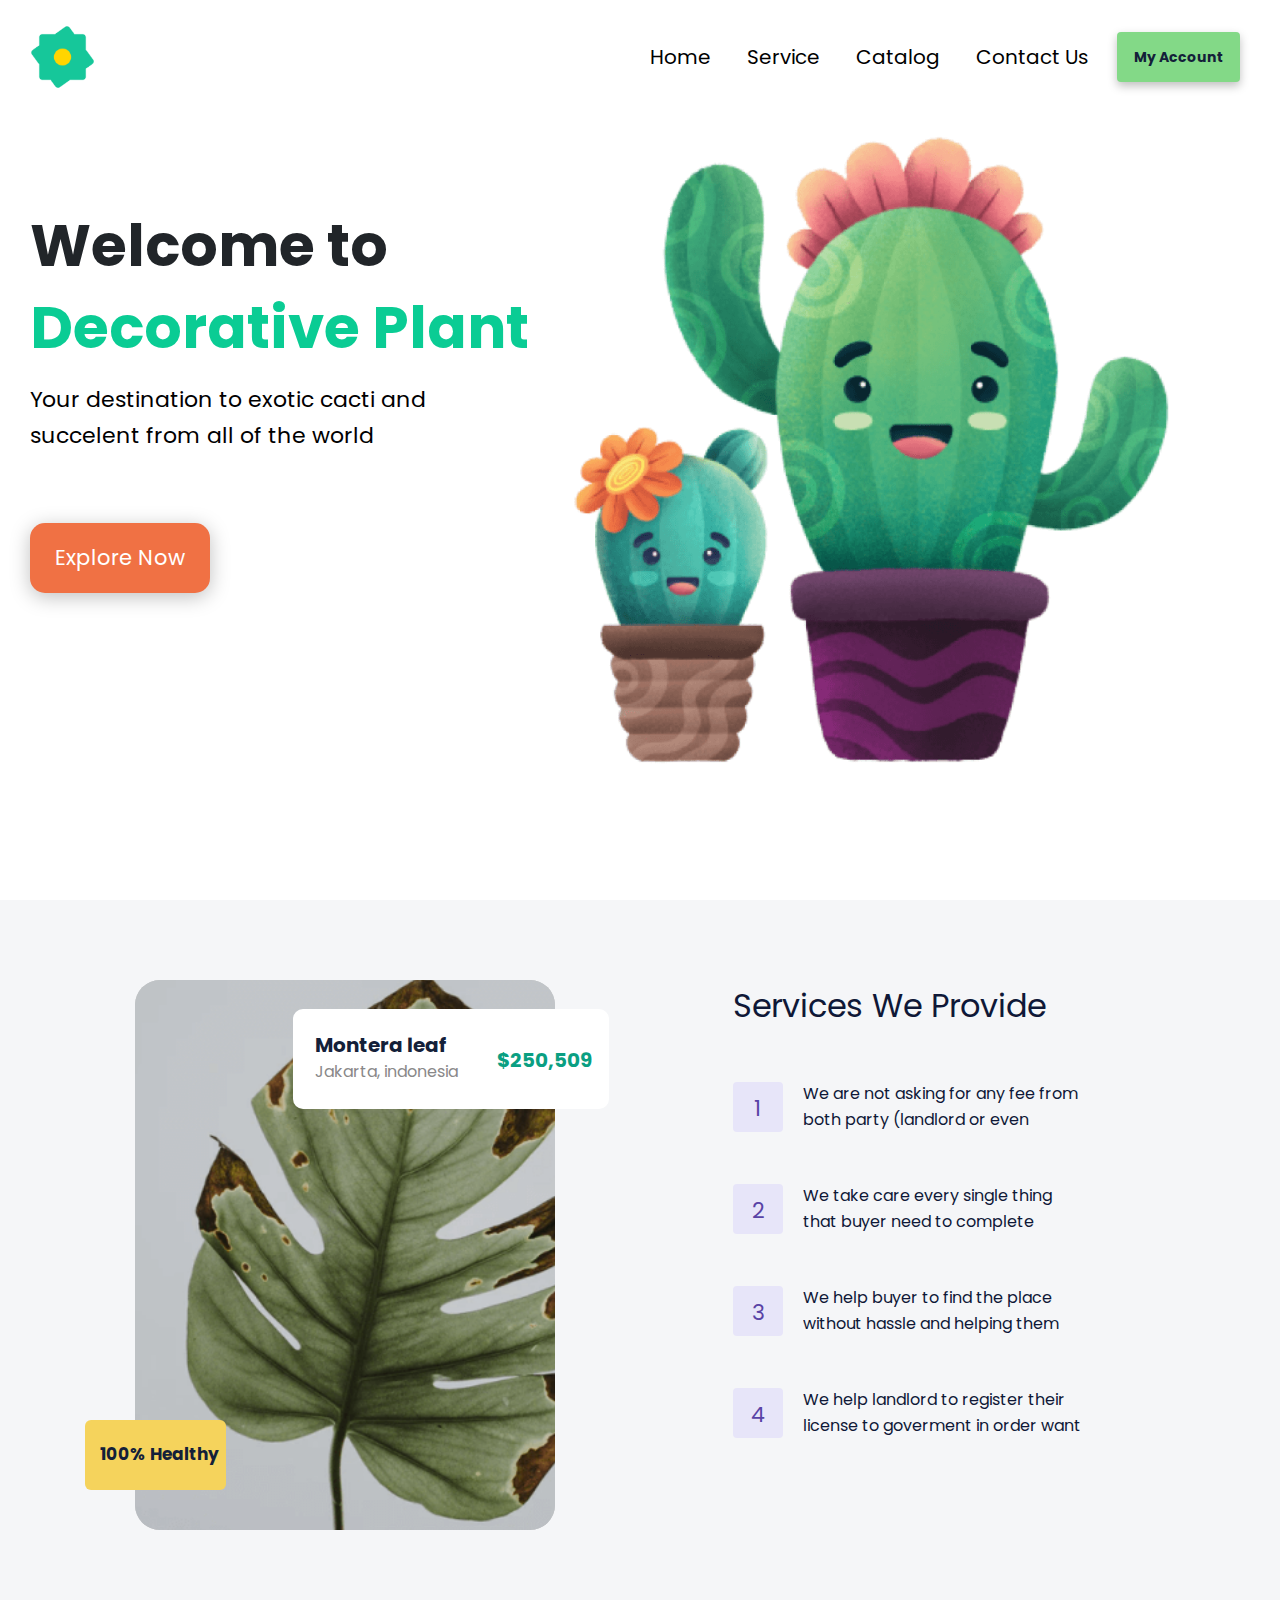
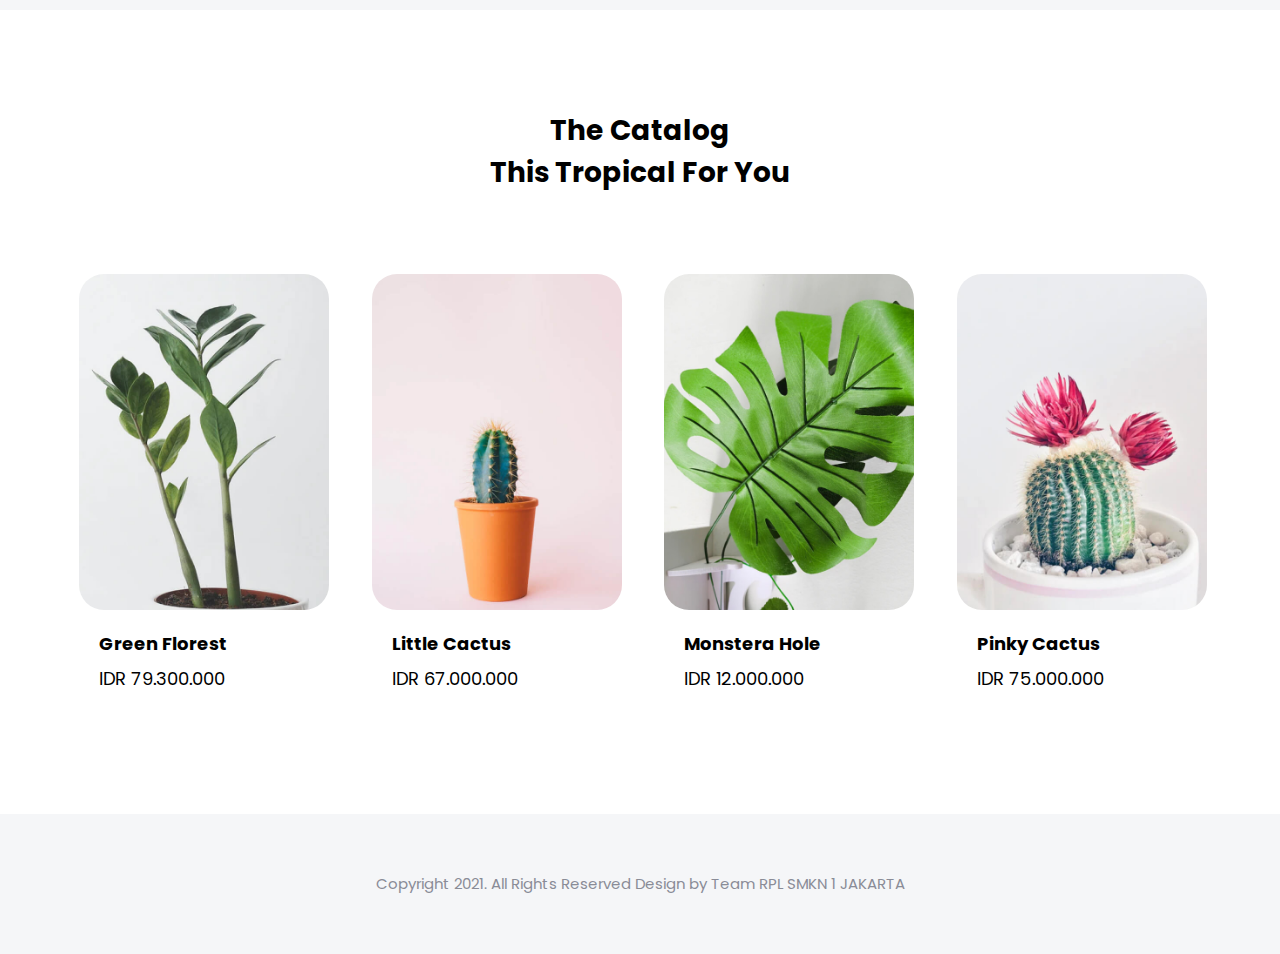
<file: index.html>
<!-- Copyright 2021 By: Dewa Programming -->
<!-- Author/Pembuat   : Adityawarman Dewa Putra -->
<!-- Instagram        : @741_dewa -- @dev_dewa_id -->
<!-- Dibuat           : 19/01/2021 -->

<!--                                    *NOTE*
    Ciee ngintip, mau nyomot script izin dlu, biar berkah.
-->

<!DOCTYPE html>
<html id="home" lang="en">
  <head>
    <meta charset="UTF-8" />
    <meta name="viewport" content="width=device-width, initial-scale=1.0" />
    <meta name="description" content="Decorative Plants">
    <meta name="keywords" content="HTML, CSS, Javascript">
    <meta name="author" content="Adityawarman Dewa Putra">
    <link rel="apple-touch-icon" sizes="76x76" href="favicon/apple-touch-icon.png" />
    <link rel="icon" type="image/png" sizes="32x32" href="favicon/favicon-32x32.png" />
    <link rel="icon" type="image/png" sizes="16x16" href="favicon/favicon-16x16.png" />
    <link rel="manifest" href="favicon/site.webmanifest" />
    <meta name="msapplication-TileColor" content="#da532c" />
    <meta name="theme-color" content="#ffffff" />
    <title>Decorative Plant</title>

    <!-- CSS -->
    <link href="css/style.css" rel="stylesheet" />
    <link href="css/bootstrap.css" rel="stylesheet" />
    <link href="css/responsive/home/phone-responsive.css" rel="stylesheet" />
    <link href="css/responsive/home/tablet-responsive.css" rel="stylesheet" />
    <link href="css/responsive/home/desktop-responsive.css" rel="stylesheet" />

    <!-- JS -->
    <script src="js/bootstrap.js"></script>
    <script src="js/jquery.js"></script>

    <link href="https://fonts.googleapis.com/css?family=Poppins&display=swap" rel="stylesheet" />
  </head>
  <body>
    <!-- Nav -->
    <nav class="navbar fixed-top navbar-expand-lg navbar-light">
      <a class="navbar-brand" href="#"><img src="image/logo.png" alt="logo" /></a>
      <button class="navbar-toggler" name="hamburger" type="button" data-toggle="collapse" data-target="#navbarSupportedContent">
        <span class="navbar-toggler-icon"></span>
      </button>
      <div class="collapse navbar-collapse" id="navbarSupportedContent">
        <ul class="navbar-nav ml-auto">
          <li class="nav-item active">
            <a class="nav-link" id="nav-home" href="#home">Home</a>
          </li>
          <li class="nav-item">
            <a class="nav-link" id="nav-service" href="#service">Service</a>
          </li>
          <li class="nav-item">
            <a class="nav-link" id="nav-catalog" href="#catalog">Catalog</a>
          </li>
          <li class="nav-item">
            <a class="nav-link" id="nav-contact" href="#contact">Contact Us</a>
          </li>
          <li class="nav-item">
            <a href="#" id="button">
              <div id="background"><span id="teks">My Account</span></div>
            </a>
          </li>
        </ul>
      </div>
    </nav>

    <!-- Home -->
    <div class="home">
      <div class="d-sm-flex">
        <div class="col-sm-12">
          <b> Welcome to </b>
          <h1>Decorative Plant</h1>
          <p>
            Your destination to exotic cacti and <br />
            succelent from all of the world
          </p>
          <a id="button-service" href="#service"><button class="btn" type="button">Explore Now</button></a>
        </div>
      </div>
    </div>

    <!-- Service -->
    <div class="service" id="service">
      <div class="d-sm-flex container">
        <div class="col-md-12 col-lg-7">
          <div id="picture-square">
            <div id="pict-cover">
              <div id="pict-border">
                <div id="picture"></div>
              </div>
            </div>
            <div id="text-1">
              <div id="text-1-cube">
                <p id="montera">Montera leaf</p>
                <p id="price">$250,509</p>
                <p id="location">Jakarta, indonesia</p>
              </div>
            </div>
            <div id="text-2">
              <div id="text-2-cube"></div>
              <p id="healthy">100% Healthy</p>
            </div>
          </div>
        </div>
        <div class="col-md-12 col-lg-5">
          <div id="service-tittle">Services We Provide</div>
          <div class="service-text">
            <div id="number-cube"><span id="number">1</span></div>
            <div id="text-cube">
              <p id="text">We are not asking for any fee from both party (landlord or even buyer)</p>
            </div>
          </div>
          <div class="service-text">
            <div id="number-cube"><span id="number">2</span></div>
            <div id="text-cube">
              <p id="text">We take care every single thing that buyer need to complete beforehand</p>
            </div>
          </div>
          <div class="service-text">
            <div id="number-cube"><span id="number">3</span></div>
            <div id="text-cube">
              <p id="text">We help buyer to find the place without hassle and helping them with paperwork</p>
            </div>
          </div>
          <div class="service-text">
            <div id="number-cube"><span id="number">4</span></div>
            <div id="text-cube">
              <p id="text">We help landlord to register their license to goverment in order want to sell</p>
            </div>
          </div>
        </div>
      </div>
    </div>

    <!-- Catalog -->
    <div class="catalog" id="catalog">
      <h2 id="catalog-tittle">The Catalog<br />This Tropical For You</h2>
      <div class="d-sm-flex mt-5">
        <div class="col-sm-12">
          <a href="detail.html">
            <div class="card">
              <img class="card-img-top" src="image/green-florest.jpg" alt="Green Florest" />
              <div class="card-body">
                <p id="tittle">Green Florest</p>
                <p id="price">IDR 79.300.000</p>
              </div>
            </div>
          </a>
          <a href="detail.html">
            <div class="card">
              <img class="card-img-top" src="image/little-cactus.jpg" alt="Little Cactus" />
              <div class="card-body">
                <p id="tittle">Little Cactus</p>
                <p id="price">IDR 67.000.000</p>
              </div>
            </div>
          </a>
          <a href="detail.html">
            <div class="card">
              <img class="card-img-top" src="image/monstera-hole.jpg" alt="Monstera Hole" />
              <div class="card-body">
                <p id="tittle">Monstera Hole</p>
                <p id="price">IDR 12.000.000</p>
              </div>
            </div>
          </a>
          <a href="detail.html">
            <div class="card">
              <img class="card-img-top" src="image/pinky-cactus.jpg" alt="Pinky Cactus" />
              <div class="card-body">
                <p id="tittle">Pinky Cactus</p>
                <p id="price">IDR 75.000.000</p>
              </div>
            </div>
          </a>
        </div>
      </div>
    </div>

    <!-- Footer -->
    <div id="footer">
      <span id="text">Copyright 2021. All Rights Reserved Design by Team RPL SMKN 1 JAKARTA</span>
    </div>
  </body>
</html>
<script type="text/javascript">
  $("#button-service").click(function () {
    $([document.documentElement, document.body]).animate(
      {
        scrollTop: $("#service").offset().top,
      },
      1000
    );
  });
</script>
<script type="text/javascript">
  $("#nav-home").click(function () {
    $([document.documentElement, document.body]).animate(
      {
        scrollTop: $("#home").offset().top,
      },
      1000
    );
  });
</script>
<script type="text/javascript">
  $("#nav-service").click(function () {
    $([document.documentElement, document.body]).animate(
      {
        scrollTop: $("#service").offset().top,
      },
      1000
    );
  });
</script>
<script type="text/javascript">
  $("#nav-catalog").click(function () {
    $([document.documentElement, document.body]).animate(
      {
        scrollTop: $("#catalog").offset().top - 80,
      },
      1000
    );
  });
</script>
<script type="text/javascript">
  $("#nav-contact").click(function () {
    $([document.documentElement, document.body]).animate(
      {
        scrollTop: $("#contact").offset().top,
      },
      1000
    );
  });
</script>
</file>
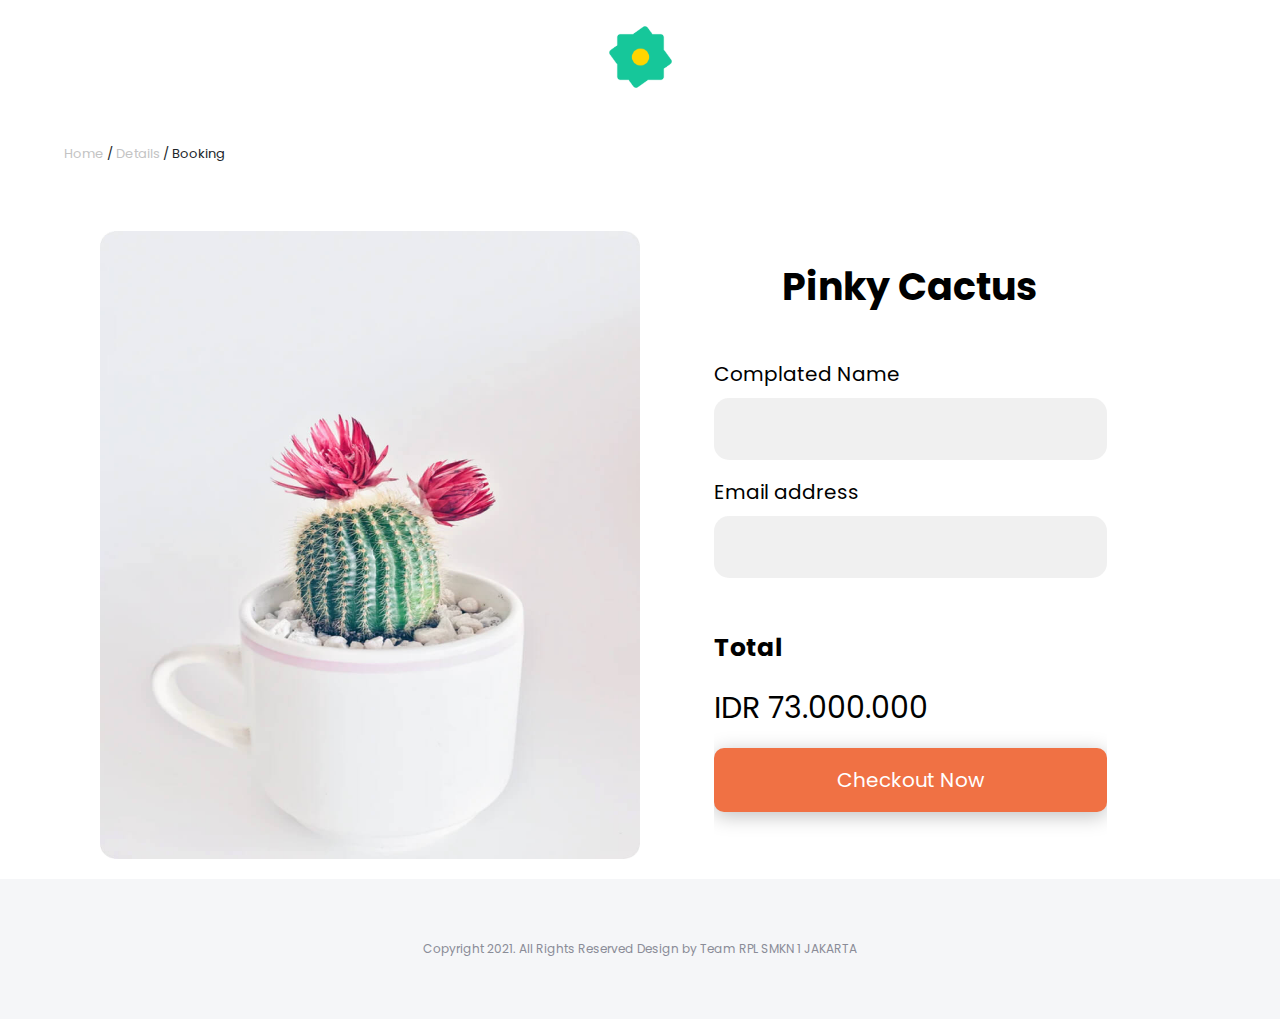
<file: booking.html>
<!-- Copyright 2021 By: Dewa Programming -->
<!-- Author/Pembuat   : Adityawarman Dewa Putra -->
<!-- Instagram        : @741_dewa -- @dev_dewa_id -->
<!-- Dibuat           : 19/01/2021 -->

<!--                                    *NOTE*
    Ciee ngintip, mau nyomot script izin dlu, biar berkah.
-->

<!DOCTYPE html>
<html lang="en">
  <head>
    <meta charset="UTF-8" />
    <meta name="viewport" content="width=device-width, initial-scale=1.0" />
    <meta name="description" content="Decorative Plants">
    <meta name="keywords" content="HTML, CSS, Javascript">
    <meta name="author" content="Adityawarman Dewa Putra">
    <link rel="apple-touch-icon" sizes="76x76" href="icon/apple-touch-icon.png" />
    <link rel="icon" type="image/png" sizes="32x32" href="icon/favicon-32x32.png" />
    <link rel="icon" type="image/png" sizes="16x16" href="icon/favicon-16x16.png" />
    <link rel="manifest" href="icon/site.webmanifest" />
    <meta name="msapplication-TileColor" content="#da532c" />
    <meta name="theme-color" content="#ffffff" />
    <title>Decorative Plant</title>

    <!-- CSS -->
    <link href="css/booking.css" rel="stylesheet" />
    <link href="css/bootstrap.css" rel="stylesheet" />
    <link href="css/responsive/booking/phone-responsive.css" rel="stylesheet" />
    <link href="css/responsive/booking/tablet-responsive.css" rel="stylesheet" />
    <link href="css/responsive/booking/desktop-responsive.css" rel="stylesheet" />

    <!-- JS -->
    <script src="js/bootstrap.js"></script>

    <link href="https://fonts.googleapis.com/css?family=Poppins&display=swap" rel="stylesheet" />
  </head>
  <body>
    <!-- Nav -->
    <nav class="navbar navbar-expand-lg navbar-light">
      <a class="navbar-brand" href="index.html"><img src="image/logo.png" alt="logo"/></a>
    </nav>

    <!-- Breadcrumb -->
    <div id="breadcrumb">
      <p><a class="active" href="index.html"> Home </a>/<a href="detail.html"> Details</a> / Booking</p>
    </div>

    <!-- Page -->
    <div class="page">
      <div class="col-sm-6">
        <img src="image/pinky-cactus-full.jpg" alt="photo"/>
      </div>
      <div class="col-sm-6">
        <form method="" action="/checkout.html">
          <div id="description">
            <h2 id="tittle-detail" class="mb-5">Pinky Cactus</h2>
            <label id="buyer" for="name">Complated Name</label>
            <input type="text" id="name" name="name" type="text" />
            <label class="mt-3" id="buyer" for="email">Email address</label>
            <input type="text" id="email" name="email" type="text" />
            <p class="mt-4" id="total">Total</p>
            <p id="price">IDR 73.000.000</p>
            <button class="mt-3">Checkout Now</button>
          </div>
        </form>
      </div>
    </div>

    <!-- Footer -->
    <div id="footer">
      <span id="text">Copyright 2021. All Rights Reserved Design by Team RPL SMKN 1 JAKARTA</span>
    </div>
  </body>
</html>
</file>
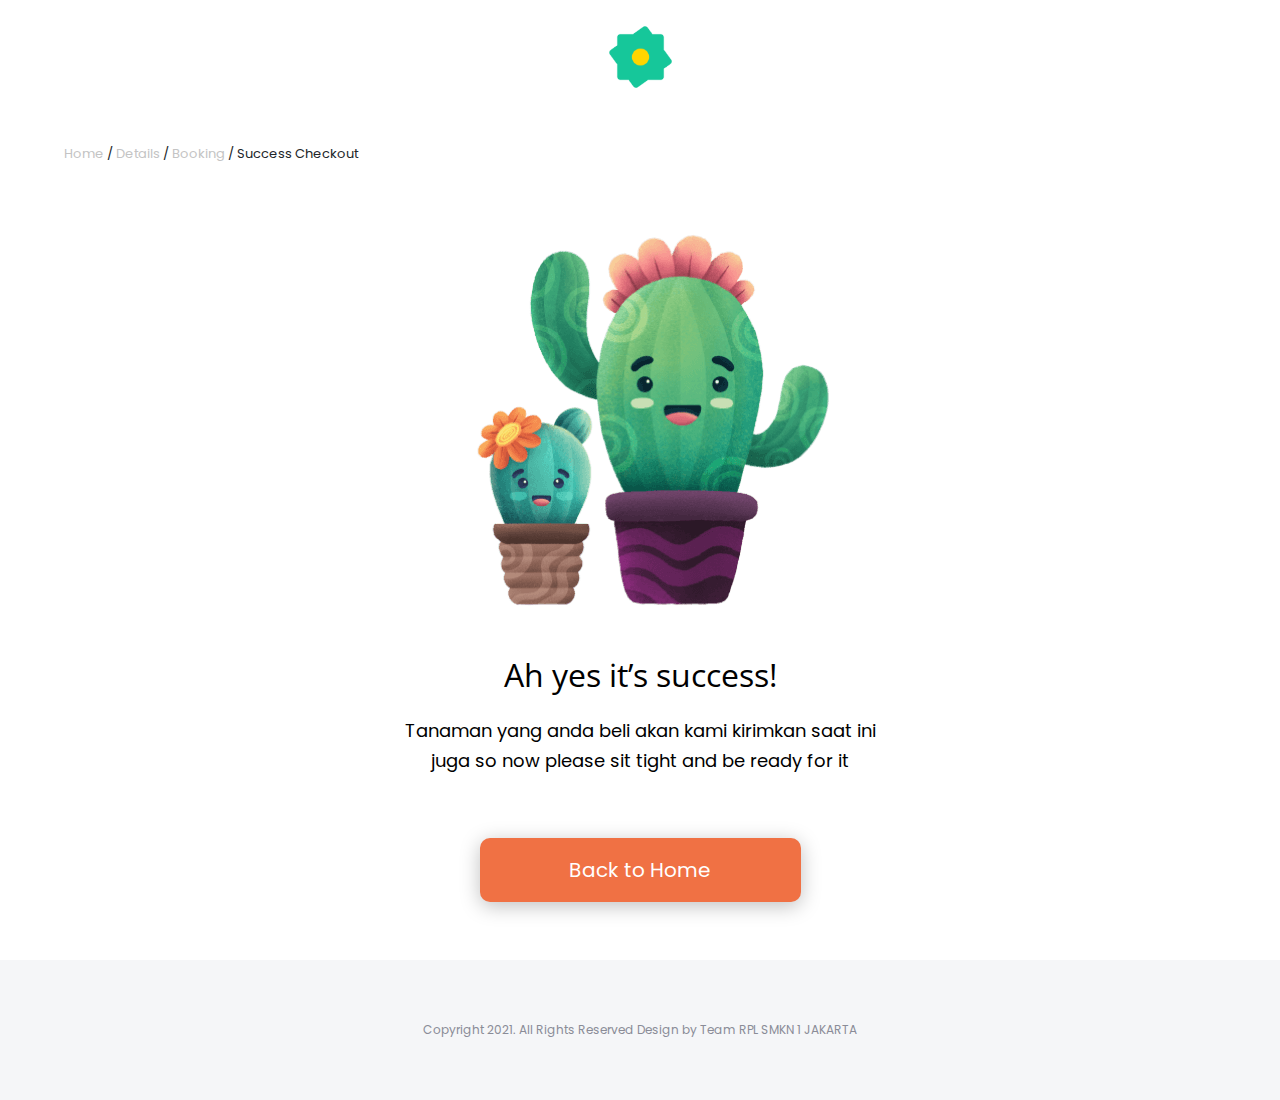
<file: checkout.html>
<!-- Copyright 2021 By: Dewa Programming -->
<!-- Author/Pembuat   : Adityawarman Dewa Putra -->
<!-- Instagram        : @741_dewa -- @dev_dewa_id -->
<!-- Dibuat           : 19/01/2021 -->

<!--                                    *NOTE*
    Ciee ngintip, mau nyomot script izin dlu, biar berkah.
-->

<!DOCTYPE html>
<html lang="en">
  <head>
    <meta charset="UTF-8" />
    <meta name="viewport" content="width=device-width, initial-scale=1.0" />
    <meta name="description" content="Decorative Plants">
    <meta name="keywords" content="HTML, CSS, Javascript">
    <meta name="author" content="Adityawarman Dewa Putra">
    <link rel="apple-touch-icon" sizes="76x76" href="icon/apple-touch-icon.png" />
    <link rel="icon" type="image/png" sizes="32x32" href="icon/favicon-32x32.png" />
    <link rel="icon" type="image/png" sizes="16x16" href="icon/favicon-16x16.png" />
    <link rel="manifest" href="icon/site.webmanifest" />
    <meta name="msapplication-TileColor" content="#da532c" />
    <meta name="theme-color" content="#ffffff" />
    <title>Decorative Plant</title>

    <!-- CSS -->
    <link href="css/checkout.css" rel="stylesheet" />
    <link href="css/bootstrap.css" rel="stylesheet" />
    <link href="css/responsive/checkout/phone-responsive.css" rel="stylesheet" />
    <link href="css/responsive/checkout/tablet-responsive.css" rel="stylesheet" />
    <link href="css/responsive/checkout/desktop-responsive.css" rel="stylesheet" />

    <!-- JS -->
    <script src="js/bootstrap.js"></script>

    <link href="https://fonts.googleapis.com/css?family=Poppins&display=swap" rel="stylesheet" />
    <link href="https://fonts.googleapis.com/css?family=Open+Sans&display=swap" rel="stylesheet" />
  </head>
  <body>
    <!-- Nav -->
    <nav class="navbar navbar-expand-lg navbar-light">
      <a class="navbar-brand" href="index.html"><img src="image/logo.png" alt="logo"/></a>
    </nav>

    <!-- Breadcrumb -->
    <div id="breadcrumb">
      <p>
        <a class="active" href="index.html"> Home </a>/ <a href="detail.html"> Details</a> / <a href="booking.html"> Booking</a> / Success Checkout
      </p>
    </div>

    <!-- Page -->
    <div class="page pb-5 mb-5">
      <img src="image/cactus-checkout.png" alt="photo"/>
      <div id="description">
        <div>
          <p id="success">Ah yes it’s success!</p>
          <p id="text">
            Tanaman yang anda beli akan kami kirimkan saat ini<br />
            juga so now please sit tight and be ready for it
          </p>
        </div>
      </div>
      <a href="index.html">
        <button class="mt-3">Back to Home</button>
      </a>
    </div>

    <!-- Footer -->
    <div id="footer">
      <span id="text">Copyright 2021. All Rights Reserved Design by Team RPL SMKN 1 JAKARTA</span>
    </div>
  </body>
</html>
</file>
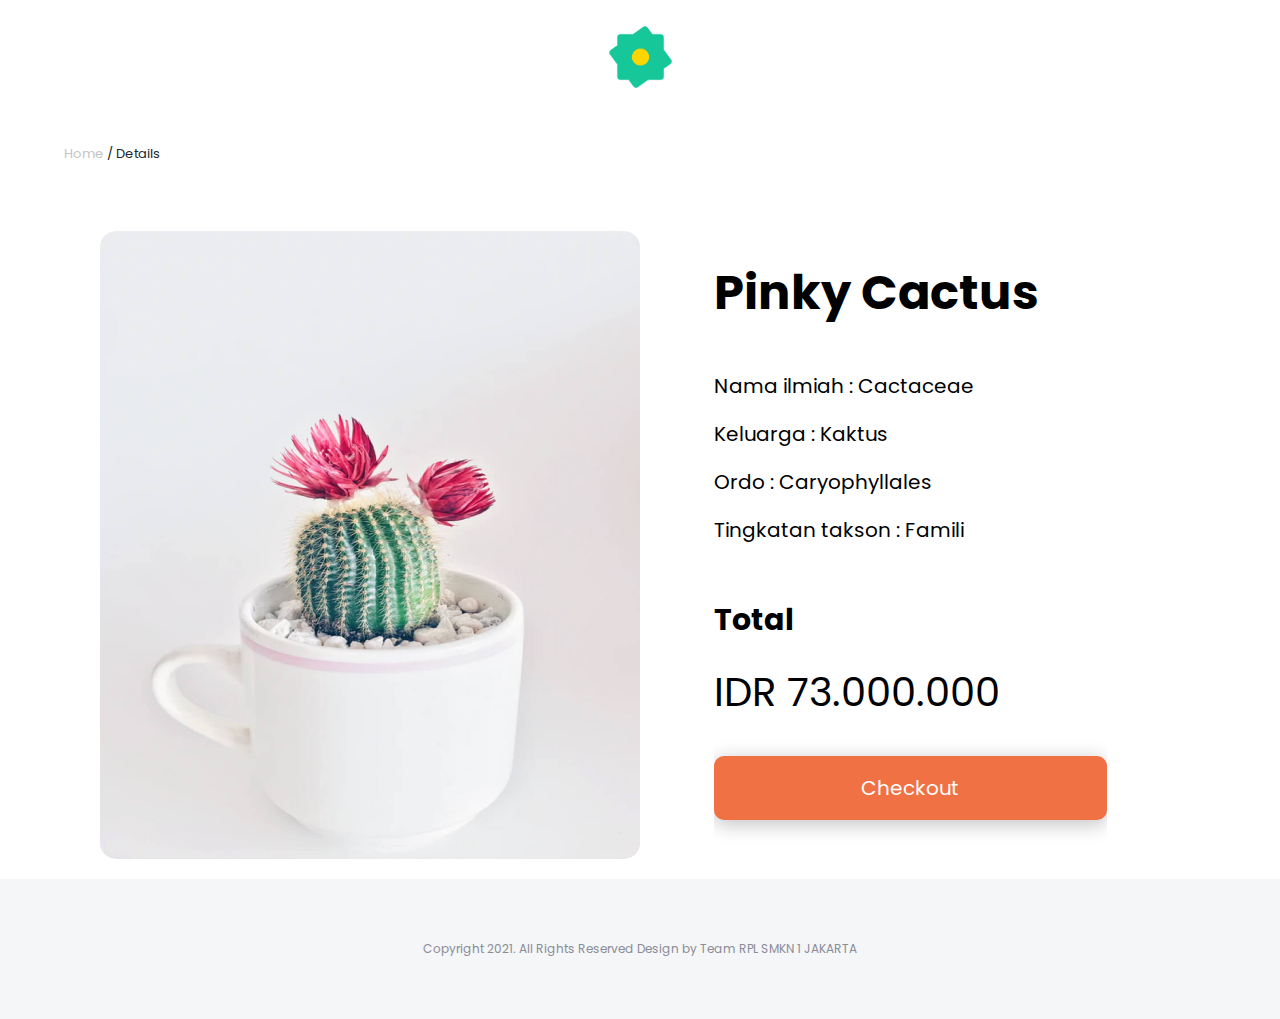
<file: detail.html>
<!-- Copyright 2021 By: Dewa Programming -->
<!-- Author/Pembuat   : Adityawarman Dewa Putra -->
<!-- Instagram        : @741_dewa -- @dev_dewa_id -->
<!-- Dibuat           : 19/01/2021 -->

<!--                                    *NOTE*
    Ciee ngintip, mau nyomot script izin dlu, biar berkah.
-->

<!DOCTYPE html>
<html lang="en">
  <head>
    <meta charset="UTF-8" />
    <meta name="viewport" content="width=device-width, initial-scale=1.0" />
    <meta name="description" content="Decorative Plants">
    <meta name="keywords" content="HTML, CSS, Javascript">
    <meta name="author" content="Adityawarman Dewa Putra">
    <link rel="apple-touch-icon" sizes="76x76" href="icon/apple-touch-icon.png" />
    <link rel="icon" type="image/png" sizes="32x32" href="icon/favicon-32x32.png" />
    <link rel="icon" type="image/png" sizes="16x16" href="icon/favicon-16x16.png" />
    <link rel="manifest" href="icon/site.webmanifest" />
    <meta name="msapplication-TileColor" content="#da532c" />
    <meta name="theme-color" content="#ffffff" />
    <title>Decorative Plant</title>

    <!-- CSS -->
    <link href="css/detail.css" rel="stylesheet" />
    <link href="css/bootstrap.css" rel="stylesheet" />
    <link href="css/responsive/detail/phone-responsive.css" rel="stylesheet" />
    <link href="css/responsive/detail/tablet-responsive.css" rel="stylesheet" />
    <link href="css/responsive/detail/desktop-responsive.css" rel="stylesheet" />

    <!-- JS -->
    <script src="js/bootstrap.js"></script>

    <link href="https://fonts.googleapis.com/css?family=Poppins&display=swap" rel="stylesheet" />
  </head>
  <body>
    <!-- Nav -->
    <nav class="navbar navbar-expand-lg navbar-light">
      <a class="navbar-brand" href="index.html"><img src="image/logo.png" alt="logo"/></a>
    </nav>

    <!-- Breadcrumb -->
    <div id="breadcrumb">
      <p><a class="active" href="index.html"> Home </a>/ Details</p>
    </div>

    <!-- Page -->
    <div class="page">
      <div class="col-sm-6">
        <img src="image/pinky-cactus-full.jpg" />
      </div>
      <div class="col-sm-6">
        <form method="" action="/booking.html">
          <div id="description">
            <h2 id="tittle-detail" class="mb-5">Pinky Cactus</h2>
            <p id="buyer">Nama ilmiah : Cactaceae</p>
            <p id="buyer">Keluarga : Kaktus</p>
            <p id="buyer">Ordo : Caryophyllales</p>
            <p id="buyer">Tingkatan takson : Famili</p>
            <p class="mt-5" id="total">Total</p>
            <p id="price">IDR 73.000.000</p>
            <button class="mt-3">Checkout</button>
          </div>
        </form>
      </div>
    </div>

    <!-- Footer -->
    <div id="footer">
      <span id="text">Copyright 2021. All Rights Reserved Design by Team RPL SMKN 1 JAKARTA</span>
    </div>
  </body>
</html>
</file>
<file: css/style.css>
/*------------------------------------------------------------------
[Adityawarman Dewa Putra] [SMKN 1 JAKARTA] 

Copyright 2021 By: Dewa Programming

Project	    :	Decoraive Plant
Dibuat	    :	19/01/2021
Instagram   :   @741_dewa -- @dev_dewa_id
-------------------------------------------------------------------*/


/*-------------------------------------------------------------------
[Judul]

0. Default
1. Nav
2. Home
3. Service
4. Catalog
5. Footer
-------------------------------------------------------------------*/



/*-------------------------------------------------------------------
[0. Default]
*------------------------------------------------------------------*/
html, body {
    margin: 0;
    padding: 0;
    background: #FFFFFF !important;
}

* {
	font-family: 'Poppins', sans-serif;
    box-sizing: border-box !important;
    margin: 0;
    padding: 0;
}

.col, .col-1, .col-2, .col-3, .col-4, .col-5, .col-6, .col-7, .col-8, .col-9, .col-10, 
.col-11, .col-12, .col-auto, .col-lg, .col-lg-1, .col-lg-2, .col-lg-3, .col-lg-4, .col-lg-5, .col-lg-6, .col-lg-7, 
.col-lg-8, .col-lg-9, .col-lg-10, .col-lg-11, .col-lg-12, .col-lg-auto, .col-md, .col-md-1, .col-md-2, .col-md-3, .col-md-4, 
.col-md-5, .col-md-6, .col-md-7, .col-md-8, .col-md-9, .col-md-10, .col-md-11, .col-md-12, .col-md-auto, .col-sm, .col-sm-1, 
.col-sm-2, .col-sm-3, .col-sm-4, .col-sm-5, .col-sm-6, .col-sm-7, .col-sm-8, .col-sm-9, .col-sm-10, .col-sm-11, .col-sm-12, 
.col-sm-auto, .col-xl, .col-xl-1, .col-xl-2, .col-xl-3, .col-xl-4, .col-xl-5, .col-xl-6, .col-xl-7, .col-xl-8, .col-xl-9, 
.col-xl-10, .col-xl-11, .col-xl-12, .col-xl-auto {
    padding-left: 0px !important;
    padding-right: 0px !important;
}

.navbar-brand {
    margin-right: 0px !important;
}

/*-------------------------------------------------------------------
[1. Nav]
*------------------------------------------------------------------*/
nav {
    display: flex;
    background: #FFFFFF !important;
    padding: 20px 100px !important;
}

nav .navbar-toggler {
	border: none !important;
}

nav .navbar-toggler:focus {
	outline: none !important;
	border: none !important;
}

nav ul li {
    margin: 0px 10px !important;
}

nav ul li a {
    font-size: 20px;
    color: #000000 !important;
}

nav img {
    width: 65px;
}

nav #button { 
	overflow: hidden;
	width: 123px;
    height: 50px;
    box-shadow: 0px 4px 20px rgba(0, 0, 0, 0.10);
}

nav #button:hover {
	text-decoration: none;
}

nav #background { 
    display: flex;
    justify-content: center;
    align-items: center;
	box-shadow: 0px 4px 10px rgba(0, 0, 0, 0.25);
	background-color: #83D987;
	width: 123px;
	height: 50px;
    border-radius: 4px;
    font-weight: bold;
    cursor: pointer;
}

nav #teks { 
	color: #132039;
	font-size: 14px;
}


/*-------------------------------------------------------------------
[2. Home]
*------------------------------------------------------------------*/
.home {
    background: url('../image/cactus-bg.png');
    -webkit-background-size: cover;
    -moz-background-size: cover;
    -o-background-size: cover;
    background-size: cover;
    height: 100vh !important;
}

.navbar-nav {
	justify-content: center;
	align-items: center;
}

@media only screen and (min-width: 1px) and (max-width: 991px) {
	.navbar-nav {
		align-items: flex-start !important;
	}
}

.home .col-sm-12 {
    padding: 280px 100px !important;
}

.home b {
    font-size: 88px;
}

.home h1 {
    font-size: 88px;
    color:#0ACC94 !important;
    font-weight: bold;
}

.home p {
    font-size: 23px;
    color: #000000 !important;
    margin: 20px 15px !important;
}

.home button {  
    color: #FFFFFF !important;
    font-size: 25px;
    box-shadow:0px 4px 20px rgba(0, 0, 0, 0.25);
    background-color:#F07144;
    width: 260px;
    height: 80px;
	border-radius: 15px;
	margin-top: 50px;
}



/*-------------------------------------------------------------------
[3. Service]
*------------------------------------------------------------------*/
.service {
    background: #F5F6F8;
    padding: 150px 200px !important;
}

/* left */
.service #picture-square { 
	overflow: hidden;
	width: 524px;
	height: 550px;
}

.service #pict-cover { 
	width: 420px;
	height: 550px;
	position: absolute;
	left: 50px;
	top: 0px;
}

.service #pict-border { 
	overflow: hidden;
	background-color: #C4C4C4;
	width: 420px;
	height: 550px;
	position: absolute;
	left: 0px;
	top: 0px;
	border-radius: 25px;
}

.service #picture { 
	width: 492px;
	height: 737px;
	position: absolute;
	left: -33px;
	top: -143px;
	background-image:url('../image/daun.png');
	background-repeat: no-repeat;
	background-size: cover;
}

.service #text-1 { 
	width: 316px;
	height: 100px;
	position: absolute;
	left: 208px;
    top: 29px;
}

.service #text-1-cube { 
	background-color: #FFFFFF;
	width: 316px;
	height: 100px;
    border-radius: 10px;
    display: flex;
    justify-content: center;
    align-items: center;
}

.service #montera { 
	color:#132039;
	position: absolute;
	left: 22px;
	top: 20px;
	text-align: left;
    font-size: 20px;
    font-weight: bold;
}

.service #price { 
	color:#0A9F82;
	width: 90px;
	height: 30px;
	position: absolute;
	left: 204px;
	top: 35px;
	text-align: right;
    font-size: 20px;
    font-weight: bold;
}

.service #location { 
    color:#898889;
	height: 24px;
	position: absolute;
	left: 22px;
	top: 50px;
	text-align: left;
	font-size: 16px;
}

.service #text-2 { 
	width:141px;
	height:70px;
	position:relative;
	left:0px;
	top:440px;
}

.service #text-2-cube { 
	background-color:#F5D35C;
	width:141px;
	height:70px;
	border-radius: 6px;
}

.service #healthy { 
	color: #132039;
	height: 27px;
	position: absolute;
	left: 15px;
	top: 21px;
    font-size: 17px;
    font-weight: bold;
}

/* Right*/
.service #service-tittle {
    color: #0F1837;
    font-size: 32px;
}

.service-text {
    display: flex;
    align-items: center;
    margin: 50px 0px 0px 0px;
}

.service #text-cube { 
	overflow: hidden;
	width: 351px;
    height: 52px;
    margin: 0px 0px 0px 20px;
}

.service #text { 
	color:#0F1837;
	width: 281px;
	height: 52px;
	font-size: 16px;
}

.service #number-cube { 
	background: #E7E5F9;
    display: flex;
    justify-content: center;
    align-items: center;
	width: 50px;
	height: 50px;
	border-radius: 4px;
}

.service #number { 
	color:#5943A6;
	height: 33px;
	text-align: center;
	font-size: 22px;
}



/*-------------------------------------------------------------------
[4. Catalog]
*------------------------------------------------------------------*/
.catalog {
    padding: 100px 200px !important;
}

.catalog #catalog-tittle { 
	color:#000000;
	text-align: center;
	font-size: 28px;
    font-weight: bold;
    line-height: 1.5;
    margin: 0 0 5rem 0;
}

.catalog .col-sm-12 {
    display: flex;
    justify-content: space-evenly;
    align-items: center;
}

.catalog .card {
	width: 300px;
    border: 0px !important;
    outline: 0 !important;
    cursor: pointer;
}

.catalog .card-img-top {
    background: transparent;
    border-radius: 25px;
}

.catalog .card #tittle { 
    color: #000000;
    text-align: left;
    font-size: 18px;
    font-weight: bold;
}

.catalog .card #price {
    color: #000000;
    text-align:left;
    font-size:18px; 
    margin: -10px 0px 0px 0px !important;
}

.catalog a {
    transition: 0.3s ease-in-out;
}

.catalog a:hover {
    text-decoration: none;
    margin-top: -10px;
}



/*-------------------------------------------------------------------
[5. Footer]
*------------------------------------------------------------------*/
#footer { 
	width: 100%;
    height: 140px;
    display: flex;
    justify-content: center;
    align-items: center;
    background-color: #F5F6F8;
}

#footer #text { 
	color: #8A8C97;
	text-align: center;
	font-size: 18px;
}
</file>
<file: css/responsive/home/phone-responsive.css>
/*------------------------------------------------------------------
[Adityawarman Dewa Putra] [SMKN 1 JAKARTA] 

Copyright 2021 By: Dewa Programming

Project	    :	Decoraive Plant
Dibuat	    :	19/01/2021
Instagram   :   @741_dewa -- @dev_dewa_id
-------------------------------------------------------------------*/


/*-------------------------------------------------------------------
[Judul]

0. Default
1. Nav
2. Home
3. Service
4. Catalog
5. Footer
-------------------------------------------------------------------*/



@media only screen and (max-width: 576px) { 

    /*-------------------------------------------------------------------
    [0. Default]
    *------------------------------------------------------------------*/

    /*-------------------------------------------------------------------
    [1. Nav]
    *------------------------------------------------------------------*/
    nav {
        display: flex;
        background: #FFFFFF !important;
        padding: 20px 30px !important;
    }

    nav img {  
        width: 35px !important;
    }

    nav ul li {
        padding: 0.5rem 0;
        margin: 0 !important;
    }

    /*-------------------------------------------------------------------
    [2. Home]
    *------------------------------------------------------------------*/
    .home {
        background: none !important;
        height: 100% !important;
    }

    .home .col-sm-12 {
        padding: 150px 30px !important;
    }    

    .home b {
        font-size: 50px;
    }
    
    .home h1 {
        font-size: 35px;
    }

    .home p {
        font-size: 15px;
        margin: 20px 0px !important;
    }

    .home button {  
        font-size: 15px;
        width: 150px;
        height: 50px;
        margin-top: 0px;
    }

    /*-------------------------------------------------------------------
    [3. Service]
    *------------------------------------------------------------------*/
    .service {
        background: #F5F6F8;
        padding: 0px !important;
        display: block;
        width: 100%;
    }

    .service .d-sm-flex {
        display: flex !important;
        flex-wrap: wrap;
        justify-content: center !important;
    }

    .service .container {
        width: unset !important;
    }

    .service .col-lg-7, .service .col-lg-5 {
        width: 100% !important;
    }

    .service .col-lg-5 {
        padding: 3rem 0;
    }

    /* left */
    .service #picture-square { 
        display: none;
        position: unset !important;;
    }

    .service #pict-cover { 
        margin: auto !important;
        width: 420px;
        height: 550px;
        position: unset;
    }

    .service #pict-border { 
        overflow: hidden;
        background-color: #C4C4C4;
        width: 420px;
        height: 550px;
        position: absolute;
        left: 0px;
        top: 0px;
        border-radius: 25px;
    }

    .service #text-1 { 
        width: 300px;
        height: 100px;
        position: absolute;
        left: 118px;
        top: 29px;
    }

    .service #text-1-cube { 
        width: 300px;
    }

    /*-------------------------------------------------------------------
    [4. Catalog]
    *------------------------------------------------------------------*/
    .catalog {
        padding: 100px 30px !important;
    }

    .col-sm-12 {
        flex-wrap: wrap;
    }

    .catalog a {
        width: 40% !important;
    }

    .catalog .card {
        width: 100% !important;
    }

    .catalog #tittle {
        font-size: 13px !important;
        text-align: center !important;
    }

    .catalog #price {
        font-size: 11px !important;
        text-align: center !important;
    }

    .catalog .card-img-top {
        border-radius: 15px;
    }

    .catalog #catalog-tittle {
        margin: 0;
    }

    /*-------------------------------------------------------------------
    [5. Footer]
    *------------------------------------------------------------------*/
    #footer {
        padding: 0 1rem;
        height: 70px;
    }

    #footer #text {
        font-size: 10px !important;
    }
}
</file>
<file: css/responsive/home/tablet-responsive.css>
/*------------------------------------------------------------------
[Adityawarman Dewa Putra] [SMKN 1 JAKARTA] 

Copyright 2021 By: Dewa Programming

Project	    :	Decoraive Plant
Dibuat	    :	19/01/2021
Instagram   :   @741_dewa -- @dev_dewa_id
-------------------------------------------------------------------*/


/*-------------------------------------------------------------------
[Judul]

0. Default
1. Nav
2. Home
3. Service
4. Catalog
5. Footer
-------------------------------------------------------------------*/



@media only screen and (min-width: 576px) and (max-width: 860px) {

    /*-------------------------------------------------------------------
    [0. Default]
    *------------------------------------------------------------------*/

    /*-------------------------------------------------------------------
    [1. Nav]
    *------------------------------------------------------------------*/
    nav {
        display: flex;
        background: #FFFFFF !important;
        padding: 20px 30px !important;
    }

    nav img {  
        width: 55px !important;
    }

    /*-------------------------------------------------------------------
    [2. Home]
    *------------------------------------------------------------------*/
    .home {
        background: none !important;
        height: 100% !important;
    }

    .home .col-sm-12 {
        padding: 150px 30px !important;
    }   

    .home b {
        font-size: 56px;
    }
    
    .home h1 {
        font-size: 60px;
    }

    .home p {
        font-size: 24px;
        margin: 20px 0px !important;
    }

    .home button {  
        font-size: 20px;
        width: 180px;
        height: 60px;
        margin-top: 10px;
    }

    /*-------------------------------------------------------------------
    [3. Service]
    *------------------------------------------------------------------*/
    .service {
        background: #F5F6F8;
        padding: 80px 0px !important;
        display: flex;
        flex-wrap: wrap;
        width: 100%;
    }

    .service .col-md-12 {
        display: flex;
        flex-wrap: wrap;
        justify-content: center;
    }

    .service .d-sm-flex {
        width: 100%;
        display: flex !important;
        flex-wrap: wrap;
        justify-content: center;
        align-items: center;
    }

    .service .col-lg-7, .service .col-lg-5 {
        width: 100% !important;
    }

    .service .col-lg-5 {
        margin-top: 30px;
        max-width: unset !important;
    }

    .service #text {
        font-size: 22px !important;
        width: unset !important;
        height: unset !important;
    }

    .service #text-cube {
        width: unset !important;
        height: unset !important;
    }

    /* left */
    .service #picture-square { 
        width: 0px !important;
        position: unset !important;;
    }

    .service #pict-cover { 
        margin: auto !important;
        width: 420px;
        height: 550px;
        position: unset;
    }

    .service #pict-border { 
        overflow: hidden;
        width: 420px;
        height: 550px;
        position: absolute;
        left: 0px;
        top: 0px;
        border-radius: 25px;
    }

    .service #text-1 { 
        width: 300px;
        height: 100px;
        position: absolute;
        left: 128px;
        top: 29px;
    }

    .service #text-1-cube { 
        width: 300px;
    }

    /*-------------------------------------------------------------------
    [4. Catalog]
    *------------------------------------------------------------------*/
    .catalog {
        padding: 100px 30px !important;
    }

    .col-sm-12 {
        flex-wrap: wrap;
    }

    .catalog a {
        width: 40% !important;
    }

    .catalog .card {
        width: 100% !important;
    }

    .catalog #tittle {
        font-size: 15px !important;
        text-align: center !important;
    }

    .catalog #price {
        font-size: 13px !important;
        text-align: center !important;
    }

    /*-------------------------------------------------------------------
    [5. Footer]
    *------------------------------------------------------------------*/
    #footer #text {
        font-size: 12px !important;
    }

}
</file>
<file: css/responsive/home/desktop-responsive.css>
/*------------------------------------------------------------------
[Adityawarman Dewa Putra] [SMKN 1 JAKARTA] 

Copyright 2021 By: Dewa Programming

Project	    :	Decoraive Plant
Dibuat	    :	19/01/2021
Instagram   :   @741_dewa -- @dev_dewa_id
-------------------------------------------------------------------*/


/*-------------------------------------------------------------------
[Judul]

0. Default
1. Nav
2. Home
3. Service
4. Catalog
5. Footer
-------------------------------------------------------------------*/



@media only screen and (min-width: 1024px) and (max-width: 1680px) {

    /*-------------------------------------------------------------------
    [0. Default]
    *------------------------------------------------------------------*/

    /*-------------------------------------------------------------------
    [1. Nav]
    *------------------------------------------------------------------*/
    nav {
        display: flex;
        background: #FFFFFF !important;
        padding: 20px 30px !important;
    }

    /*-------------------------------------------------------------------
    [2. Home]
    *------------------------------------------------------------------*/
    .home {
        background-position: right top;
    }

    .home .col-sm-12 {
        padding: 200px 30px !important;
    }   

    .home b {
        font-size: 58px;
    }
    
    .home h1 {
        font-size: 58px;
    }

    .home p {
        font-size: 22px;
        margin: 20px 0px !important;
    }

    .home button {  
        font-size: 21px;
        width: 180px;
        height: 70px;
    }

    /*-------------------------------------------------------------------
    [3. Service]
    *------------------------------------------------------------------*/
    .service {
        background: #F5F6F8;
        padding: 80px 30px !important;
        display: flex;
        flex-wrap: wrap;
        width: 100%;
    }

    .service .d-sm-flex {
        width: 100%;
    }

    /*-------------------------------------------------------------------
    [4. Catalog]
    *------------------------------------------------------------------*/
    .catalog {
        padding: 100px 30px !important;
    }

    .catalog a {
        width: 20% !important;
    }

    .catalog .card {
        width: 250px !important;
    }

    /*-------------------------------------------------------------------
    [5. Footer]
    *------------------------------------------------------------------*/
    #footer #text {
        font-size: 15px !important;
    }

}
</file>
<file: css/booking.css>
/*------------------------------------------------------------------
[Adityawarman Dewa Putra] [SMKN 1 JAKARTA] 

Copyright 2021 By: Dewa Programming

Project	    :	Decoraive Plant
Dibuat	    :	19/01/2021
Instagram   :   @741_dewa -- @dev_dewa_id
-------------------------------------------------------------------*/


/*-------------------------------------------------------------------
[Judul]

0. Default
1. Nav
2. Breadcrumb
3. Page
4. Footer
-------------------------------------------------------------------*/



/*-------------------------------------------------------------------
[0. Default]
*------------------------------------------------------------------*/
html, body {
    margin: 0;
    padding: 0;
    background: #FFFFFF !important;
}

* {
    box-sizing: border-box !important;
    margin: 0;
    padding: 0;
    font-family: 'Poppins', sans-serif;
}

.col, .col-1, .col-2, .col-3, .col-4, .col-5, .col-6, .col-7, .col-8, .col-9, .col-10, 
.col-11, .col-12, .col-auto, .col-lg, .col-lg-1, .col-lg-2, .col-lg-3, .col-lg-4, .col-lg-5, .col-lg-6, .col-lg-7, 
.col-lg-8, .col-lg-9, .col-lg-10, .col-lg-11, .col-lg-12, .col-lg-auto, .col-md, .col-md-1, .col-md-2, .col-md-3, .col-md-4, 
.col-md-5, .col-md-6, .col-md-7, .col-md-8, .col-md-9, .col-md-10, .col-md-11, .col-md-12, .col-md-auto, .col-sm, .col-sm-1, 
.col-sm-2, .col-sm-3, .col-sm-4, .col-sm-5, .col-sm-6, .col-sm-7, .col-sm-8, .col-sm-9, .col-sm-10, .col-sm-11, .col-sm-12, 
.col-sm-auto, .col-xl, .col-xl-1, .col-xl-2, .col-xl-3, .col-xl-4, .col-xl-5, .col-xl-6, .col-xl-7, .col-xl-8, .col-xl-9, 
.col-xl-10, .col-xl-11, .col-xl-12, .col-xl-auto {
    padding-left: 0px !important;
    padding-right: 0px !important;
}

.navbar-brand {
    margin-right: 0px !important;
}

/*-------------------------------------------------------------------
[1. Nav]
*------------------------------------------------------------------*/
nav {
    display: flex;
    justify-content: center !important;
    align-items: center;
    background: #FFFFFF !important;
    padding: 100px 5%;
}

nav img {
    width: 65px;
    margin: auto!important;
}



/*-------------------------------------------------------------------
[2. Breadcrumb]
*------------------------------------------------------------------*/
#breadcrumb {
    background: #FFFFFF !important;
    padding: 30px 5%;
}

#breadcrumb a {
    color: #C4C4C4;
}

#breadcrumb a:hover {
    text-decoration: none;
}



/*-------------------------------------------------------------------
[3. Page]
*------------------------------------------------------------------*/
.page {
    display: flex;
    flex-wrap: wrap;
    padding: 150px 200px !important;
}

.page img {
    width: 471px;
    height: 628px;
    border-radius: 15px;
}

.page .col-sm-6 {
    display: flex;
    justify-content: center;
    align-items: center;
}

#description { 
	overflow: hidden;
	width:393px;
    height:621px;
    padding: 30px 0px !important;
}

#tittle-detail { 
	color: #000000;
	text-align:left;
    font-size:48px;
    font-weight: bold;
}

#buyer { 
	color: #000000;
	text-align:left;
	font-size:20px;
}

#total { 
	color: #000000;
	text-align:left;
    font-size:30px;
    font-weight: bold;
}

#price { 
	color: #000000;
	text-align:left;
    font-size:40px;
    margin-bottom: 0rem !important;
}

.page button { 
	box-shadow: 0px 4px 20px rgba(0, 0, 0, 0.25);
	background-color: #F07144;
	width: 393px;
	height: 64px;
    border-radius: 10px;
    color: #FFFFFF;
    text-align: center;
    font-size: 20px;
    outline: none;
    border: none;
    cursor: pointer;
}

.page button:focus { 
    outline: none;
    border: none;
}

.page input { 
	background-color: #c4c4c441;
	width: 393px;
	height: 62px;
    border-radius: 15px;
    outline: none;
    border: none;
    padding: 0px 20px;
}

.page input:focus { 
    outline: none;
    border: none;
}



/*-------------------------------------------------------------------
[4. Footer]
*------------------------------------------------------------------*/
#footer { 
	width: 100%;
    height: 140px;
    display: flex;
    justify-content: center;
    align-items: center;
    background-color: #F5F6F8;
}

#footer #text { 
	color: #8A8C97;
	text-align: center;
	font-size: 18px;
}

@media only screen and (max-width: 628px) {
    #breadcrumb {
        font-size: 13px;    
    }

    .page img {
        width: 300px;
        height: 100%;
    }

    #tittle-detail { 
        text-align: center;
        font-size:38px;
    }

    #total { 
        margin-top: 50px !important;
        font-size:25px;
    }
    
    #price { 
        font-size:30px;
    }

    #footer #text { 
        color: #8A8C97;
        text-align: center;
        font-size: 12px;
    }
}
</file>
<file: css/responsive/booking/phone-responsive.css>
/*------------------------------------------------------------------
[Adityawarman Dewa Putra] [SMKN 1 JAKARTA] 

Copyright 2021 By: Dewa Programming

Project	    :	Decoraive Plant
Dibuat	    :	19/01/2021
Instagram   :   @741_dewa -- @dev_dewa_id
-------------------------------------------------------------------*/


/*-------------------------------------------------------------------
[Judul]

0. Default
1. Nav
2. Home
3. Service
4. Catalog
5. Footer
-------------------------------------------------------------------*/



@media only screen and (max-width: 576px) { 

    /*-------------------------------------------------------------------
    [0. Default]
    *------------------------------------------------------------------*/

    /*-------------------------------------------------------------------
    [1. Nav]
    *------------------------------------------------------------------*/
    nav {
        display: flex;
        padding: 20px 30px !important;
    }

    /*-------------------------------------------------------------------
    [2. Breadcrumb]
    *------------------------------------------------------------------*/
    #breadcrumb {
        font-size: 13px;    
    }

    /*-------------------------------------------------------------------
    [3. Page]
    *------------------------------------------------------------------*/
    .page {
        padding: 20px 0px !important;
    }

    .page img {
        width: 300px;
        height: 100%;
    }

    .page .col-sm-6 {
        max-width: 100% !important;
    }

    #description {
        padding: 0 1rem !important;
    }

    #description input {
        width: 100%;
        height: 50px;
    }

    #description button {
        width: 100%;
        margin: 2rem auto !important;
        display: flex;
        justify-content: center;
        align-items: center;
    }

    #tittle-detail { 
        text-align: center;
        font-size: 28px !important;
        margin: 2rem 0 2rem 0 !important;
    }

    #buyer, #price { 
        font-size: 16px !important;
    }

    /*-------------------------------------------------------------------
    [4. Footer]
    *------------------------------------------------------------------*/
    #footer {
        padding: 0 1rem;
        height: 70px;
    }

    #footer #text {
        font-size: 10px !important;
    }
}
</file>
<file: css/responsive/booking/tablet-responsive.css>
/*------------------------------------------------------------------
[Adityawarman Dewa Putra] [SMKN 1 JAKARTA] 

Copyright 2021 By: Dewa Programming

Project	    :	Decoraive Plant
Dibuat	    :	19/01/2021
Instagram   :   @741_dewa -- @dev_dewa_id
-------------------------------------------------------------------*/


/*-------------------------------------------------------------------
[Judul]

0. Default
1. Nav
2. Home
3. Service
4. Catalog
5. Footer
-------------------------------------------------------------------*/



@media only screen and (min-width: 576px) and (max-width: 900px) { 

    /*-------------------------------------------------------------------
    [0. Default]
    *------------------------------------------------------------------*/

    /*-------------------------------------------------------------------
    [1. Nav]
    *------------------------------------------------------------------*/
    nav {
        display: flex;
        padding: 20px 30px !important;
    }

    /*-------------------------------------------------------------------
    [2. Breadcrumb]
    *------------------------------------------------------------------*/
    #breadcrumb {
        font-size: 13px;    
    }

    /*-------------------------------------------------------------------
    [3. Page]
    *------------------------------------------------------------------*/
    .page {
        padding: 20px 100px !important;
    }

    .page img {
        display: flex;
        justify-content: center;
        align-items: center;
        margin: auto;
        width: 100%;
        height: 100%;
    }

    .page .col-sm-6 {
        flex: none !important;
        max-width: 100% !important;
    }

    .page #description {
        width: 100%;
    }

    .page input { 
        width: 100%;
        height: 62px;
    }

    .page button { 
        width: 303px;
        height: 64px;
    }

    #tittle-detail { 
        text-align: center;
        font-size: 38px;
    }

    #total { 
        margin-top: 50px !important;
        font-size: 25px;
    }

    #price { 
        font-size: 30px;
    }

    /*-------------------------------------------------------------------
    [4. Footer]
    *------------------------------------------------------------------*/
    #footer #text { 
        font-size: 12px;
    }

}

@media only screen and (min-width: 900px) and (max-width: 1145px) {
    .page {
        padding: 20px 30px !important;
    }
    
    .page img {
        width: 100%;
        height: 100%;
    } 

    .page .col-sm-6 {
        flex: none !important;
        max-width: 50% !important;
    }

    .page label {
        display: flex;
        margin-left: 50px !important;
        text-align: center !important;
    }

    .page input { 
        width: 300px;
        height: 62px;
        display: flex;
        justify-content: center;
        align-items: center;
        margin: auto;
    }

    .page button { 
        width: 303px;
        height: 64px;
        margin-left: 50px !important;
    }

    #tittle-detail { 
        text-align: center;
        font-size: 30px;
    }

    #total { 
        margin-top: 50px !important;
        font-size: 22px;
        margin-left: 50px !important;
    }

    #price { 
        font-size: 25px;
        margin-left: 50px !important;
    }
}

@media only screen and (min-width: 1145px) and (max-width: 1200px) {
    .page {
        padding: 20px 100px !important;
    }
    
    .page img {
        width: 100%;
    } 

    .page .col-sm-6 {
        flex: none !important;
        max-width: 50% !important;
    }
}
</file>
<file: css/responsive/booking/desktop-responsive.css>
/*------------------------------------------------------------------
[Adityawarman Dewa Putra] [SMKN 1 JAKARTA] 

Copyright 2021 By: Dewa Programming

Project	    :	Decoraive Plant
Dibuat	    :	19/01/2021
Instagram   :   @741_dewa -- @dev_dewa_id
-------------------------------------------------------------------*/


/*-------------------------------------------------------------------
[Judul]

0. Default
1. Nav
2. Home
3. Service
4. Catalog
5. Footer
-------------------------------------------------------------------*/



@media only screen and (min-width: 1200px) and (max-width: 1450px) {

    /*-------------------------------------------------------------------
    [0. Default]
    *------------------------------------------------------------------*/

    /*-------------------------------------------------------------------
    [1. Nav]
    *------------------------------------------------------------------*/
    nav {
        display: flex;
        padding: 20px 30px !important;
    }

    /*-------------------------------------------------------------------
    [2. Breadcrumb]
    *------------------------------------------------------------------*/
    #breadcrumb {
        font-size: 13px;    
    }

    /*-------------------------------------------------------------------
    [3. Page]
    *------------------------------------------------------------------*/
    .page {
        padding: 20px 100px !important;
    }
    
    .page img {
        width: 100%;
    } 

    .page .col-sm-6 {
        flex: none !important;
        max-width: 50% !important;
    }

    #tittle-detail { 
        text-align: center;
        font-size: 38px;
    }

    #total { 
        margin-top: 50px !important;
        font-size: 25px;
    }

    #price { 
        font-size: 30px;
    }

    /*-------------------------------------------------------------------
    [4. Footer]
    *------------------------------------------------------------------*/
    #footer #text { 
        font-size: 12px;
    }

}
</file>
<file: css/checkout.css>
/*------------------------------------------------------------------
[Adityawarman Dewa Putra] [SMKN 1 JAKARTA] 

Copyright 2021 By: Dewa Programming

Project		:	Decoraive Plant
Dibuat	    :	19/01/2021
Instagram   :   @741_dewa -- @dewasmkn1jakarta
-------------------------------------------------------------------*/


/*-------------------------------------------------------------------
[Judul]

0. Default
1. Nav
2. Breadcrumb
3. Page
4. Footer
-------------------------------------------------------------------*/



/*-------------------------------------------------------------------
[0. Default]
*------------------------------------------------------------------*/
html, body {
    margin: 0;
    padding: 0;
    background: #FFFFFF !important;
}

* {
    box-sizing: border-box !important;
    margin: 0;
    padding: 0;
    font-family: 'Poppins', sans-serif;
}

.col, .col-1, .col-2, .col-3, .col-4, .col-5, .col-6, .col-7, .col-8, .col-9, .col-10, 
.col-11, .col-12, .col-auto, .col-lg, .col-lg-1, .col-lg-2, .col-lg-3, .col-lg-4, .col-lg-5, .col-lg-6, .col-lg-7, 
.col-lg-8, .col-lg-9, .col-lg-10, .col-lg-11, .col-lg-12, .col-lg-auto, .col-md, .col-md-1, .col-md-2, .col-md-3, .col-md-4, 
.col-md-5, .col-md-6, .col-md-7, .col-md-8, .col-md-9, .col-md-10, .col-md-11, .col-md-12, .col-md-auto, .col-sm, .col-sm-1, 
.col-sm-2, .col-sm-3, .col-sm-4, .col-sm-5, .col-sm-6, .col-sm-7, .col-sm-8, .col-sm-9, .col-sm-10, .col-sm-11, .col-sm-12, 
.col-sm-auto, .col-xl, .col-xl-1, .col-xl-2, .col-xl-3, .col-xl-4, .col-xl-5, .col-xl-6, .col-xl-7, .col-xl-8, .col-xl-9, 
.col-xl-10, .col-xl-11, .col-xl-12, .col-xl-auto {
    padding-left: 0px !important;
    padding-right: 0px !important;
}

.navbar-brand {
    margin-right: 0px !important;
}

/*-------------------------------------------------------------------
[1. Nav]
*------------------------------------------------------------------*/
nav {
    display: flex;
    justify-content: center !important;
    align-items: center;
    background: #FFFFFF !important;
    padding: 100px 5%;
}

nav img {
    width: 65px;
    margin: auto!important;
}



/*-------------------------------------------------------------------
[2. Breadcrumb]
*------------------------------------------------------------------*/
#breadcrumb {
    background: #FFFFFF !important;
    padding: 30px 5%;
}

#breadcrumb a {
    color: #C4C4C4;
}

#breadcrumb a:hover {
    text-decoration: none;
}



/*-------------------------------------------------------------------
[3. Page]
*------------------------------------------------------------------*/
.page {
    width: 100%;
    padding: 0px 0px !important;
}

.page img {
    width: 580px;
	height: 398px;
    border-radius: 15px;
    display: flex;
    justify-content: center;
    align-items: center;
    margin: auto;
}

.page #description { 
    display: flex;
    justify-content: center;
    align-items: center;
    padding: 30px 0px !important;
}

.page #success { 
	color: #000000;
    font-family: 'Open Sans', sans-serif;
	text-align: center;
	font-size:32px;
}

.page #text { 
	color: #000000;
    font-family: 'Poppins', sans-serif;
	text-align:center;
	font-size:18px;
	line-height:30px;
}

.page button { 
    display: flex;
    justify-content: center;
    align-items: center;
    margin: auto;
	box-shadow:0px 4px 20px rgba(0, 0, 0, 0.25);
	background-color: #F07144;
	width:321px;
	height:64px;
    border-radius: 10px;
    color: #FFFFFF;
    font-family:Poppins;
	text-align:center;
    font-size:20px;
    cursor: pointer;
    outline: none;
    border: none;
}

.page button:focus {
    outline: none;
    border: none;
}

.page a:hover {
    text-decoration: none;
}
 


/*-------------------------------------------------------------------
[4. Footer]
*------------------------------------------------------------------*/
#footer { 
	width: 100%;
    height: 140px;
    display: flex;
    justify-content: center;
    align-items: center;
    background-color: #F5F6F8;
}

#footer #text { 
	color: #8A8C97;
	text-align: center;
	font-size: 18px;
}


@media only screen and (max-width: 628px) {
    .page img {
        width: 100% !important;
        height: 100% !important;
    }
    
    #breadcrumb {
        font-size: 13px;    
    }

    .page #text {
        font-size: 15px;
    }

    #footer #text { 
        color: #8A8C97;
        text-align: center;
        font-size: 12px;
    }
}
</file>
<file: css/responsive/checkout/phone-responsive.css>
/*------------------------------------------------------------------
[Adityawarman Dewa Putra] [SMKN 1 JAKARTA] 

Copyright 2021 By: Dewa Programming

Project	    :	Decoraive Plant
Dibuat	    :	19/01/2021
Instagram   :   @741_dewa -- @dev_dewa_id
-------------------------------------------------------------------*/


/*-------------------------------------------------------------------
[Judul]

0. Default
1. Nav
2. Home
3. Service
4. Catalog
5. Footer
-------------------------------------------------------------------*/



@media only screen and (max-width: 576px) { 

    /*-------------------------------------------------------------------
    [0. Default]
    *------------------------------------------------------------------*/

    /*-------------------------------------------------------------------
    [1. Nav]
    *------------------------------------------------------------------*/
    nav {
        display: flex;
        padding: 20px 30px !important;
    }

    /*-------------------------------------------------------------------
    [2. Breadcrumb]
    *------------------------------------------------------------------*/
    #breadcrumb {
        font-size: 13px;    
    }

    /*-------------------------------------------------------------------
    [3. Page]
    *------------------------------------------------------------------*/
    .page {
        padding: 20px 0px !important;
    }

    .page img {
        width: 300px;
        height: 100%;
    }

    .page .col-sm-6 {
        max-width: 100% !important;
    }

    #tittle-detail { 
        text-align: center;
        font-size: 38px;
    }

    #total { 
        margin-top: 50px !important;
        font-size: 25px;
    }

    #price { 
        font-size: 30px;
    }

    /*-------------------------------------------------------------------
    [4. Footer]
    *------------------------------------------------------------------*/
    #footer #text { 
        font-size: 12px;
    }

    #footer {
        padding: 0 1rem;
        height: 70px;
    }

    #footer #text {
        font-size: 10px !important;
    }
}
</file>
<file: css/responsive/checkout/tablet-responsive.css>
/*------------------------------------------------------------------
[Adityawarman Dewa Putra] [SMKN 1 JAKARTA] 

Copyright 2021 By: Dewa Programming

Project	    :	Decoraive Plant
Dibuat	    :	19/01/2021
Instagram   :   @741_dewa -- @dev_dewa_id
-------------------------------------------------------------------*/


/*-------------------------------------------------------------------
[Judul]

0. Default
1. Nav
2. Home
3. Service
4. Catalog
5. Footer
-------------------------------------------------------------------*/



@media only screen and (min-width: 576px) and (max-width: 800px) { 

    /*-------------------------------------------------------------------
    [0. Default]
    *------------------------------------------------------------------*/

    /*-------------------------------------------------------------------
    [1. Nav]
    *------------------------------------------------------------------*/
    nav {
        display: flex;
        padding: 20px 30px !important;
    }

    /*-------------------------------------------------------------------
    [2. Breadcrumb]
    *------------------------------------------------------------------*/
    #breadcrumb {
        font-size: 13px;    
    }

    /*-------------------------------------------------------------------
    [3. Page]
    *------------------------------------------------------------------*/
    .page {
        padding: 10px !important;
    }

    /*-------------------------------------------------------------------
    [4. Footer]
    *------------------------------------------------------------------*/
    #footer #text { 
        font-size: 12px;
    }

}
</file>
<file: css/responsive/checkout/desktop-responsive.css>
/*------------------------------------------------------------------
[Adityawarman Dewa Putra] [SMKN 1 JAKARTA] 

Copyright 2021 By: Dewa Programming

Project	    :	Decoraive Plant
Dibuat	    :	19/01/2021
Instagram   :   @741_dewa -- @dev_dewa_id
-------------------------------------------------------------------*/


/*-------------------------------------------------------------------
[Judul]

0. Default
1. Nav
2. Home
3. Service
4. Catalog
5. Footer
-------------------------------------------------------------------*/



@media only screen and (min-width: 800px) and (max-width: 1450px) {

    /*-------------------------------------------------------------------
    [0. Default]
    *------------------------------------------------------------------*/

    /*-------------------------------------------------------------------
    [1. Nav]
    *------------------------------------------------------------------*/
    nav {
        display: flex;
        padding: 20px 30px !important;
    }

    /*-------------------------------------------------------------------
    [2. Breadcrumb]
    *------------------------------------------------------------------*/
    #breadcrumb {
        font-size: 13px;    
    }

    /*-------------------------------------------------------------------
    [3. Page]
    *------------------------------------------------------------------*/
    .page {
        padding: 10px !important;
    }

    /*-------------------------------------------------------------------
    [4. Footer]
    *------------------------------------------------------------------*/
    #footer #text { 
        font-size: 12px;
    }

}
</file>
<file: css/detail.css>
/*------------------------------------------------------------------
[Adityawarman Dewa Putra] [SMKN 1 JAKARTA] 

Copyright 2021 By: Dewa Programming

Project		:	Decoraive Plant
Dibuat	    :	19/01/2021
Instagram   :   @741_dewa -- @dewasmkn1jakarta
-------------------------------------------------------------------*/


/*-------------------------------------------------------------------
[Judul]

0. Default
1. Nav
2. Breadcrumb
3. Page
4. Footer
-------------------------------------------------------------------*/



/*-------------------------------------------------------------------
[0. Default]
*------------------------------------------------------------------*/
html, body {
    margin: 0;
    padding: 0;
    background: #FFFFFF !important;
}

* {
    box-sizing: border-box !important;
    margin: 0;
    padding: 0;
    font-family: 'Poppins', sans-serif;
}

.col, .col-1, .col-2, .col-3, .col-4, .col-5, .col-6, .col-7, .col-8, .col-9, .col-10, 
.col-11, .col-12, .col-auto, .col-lg, .col-lg-1, .col-lg-2, .col-lg-3, .col-lg-4, .col-lg-5, .col-lg-6, .col-lg-7, 
.col-lg-8, .col-lg-9, .col-lg-10, .col-lg-11, .col-lg-12, .col-lg-auto, .col-md, .col-md-1, .col-md-2, .col-md-3, .col-md-4, 
.col-md-5, .col-md-6, .col-md-7, .col-md-8, .col-md-9, .col-md-10, .col-md-11, .col-md-12, .col-md-auto, .col-sm, .col-sm-1, 
.col-sm-2, .col-sm-3, .col-sm-4, .col-sm-5, .col-sm-6, .col-sm-7, .col-sm-8, .col-sm-9, .col-sm-10, .col-sm-11, .col-sm-12, 
.col-sm-auto, .col-xl, .col-xl-1, .col-xl-2, .col-xl-3, .col-xl-4, .col-xl-5, .col-xl-6, .col-xl-7, .col-xl-8, .col-xl-9, 
.col-xl-10, .col-xl-11, .col-xl-12, .col-xl-auto {
    padding-left: 0px !important;
    padding-right: 0px !important;
}

.navbar-brand {
    margin-right: 0px !important;
}



/*-------------------------------------------------------------------
[1. Nav]
*------------------------------------------------------------------*/
nav {
    display: flex;
    justify-content: center !important;
    align-items: center;
    background: #FFFFFF !important;
    padding: 100px 5%;
}

nav img {
    width: 65px;
    margin: auto!important;
}



/*-------------------------------------------------------------------
[2. Breadcrumb]
*------------------------------------------------------------------*/
#breadcrumb {
    background: #FFFFFF !important;
    padding: 30px 5%;
}

#breadcrumb .active {
    color: #C4C4C4;
}

#breadcrumb a:hover {
    text-decoration: none;
}



/*-------------------------------------------------------------------
[3. Page]
*------------------------------------------------------------------*/
.page {
    display: flex;
    flex-wrap: wrap;
    padding: 150px 200px !important;
}

.page img {
    width: 471px;
    height: 628px;
    border-radius: 15px;
}

.page .col-sm-6 {
    display: flex;
    justify-content: center;
    align-items: center;
}

.page #description { 
	overflow: hidden;
	width: 393px;
    height: 621px;
    padding: 30px 0px !important;
}

.page #tittle-detail { 
	color: #000000;
	text-align: left;
    font-size: 48px;
    font-weight: bold;
}

.page #buyer { 
	color: #000000;
	text-align:left;
	font-size:20px;
}

.page #total { 
	color: #000000;
	text-align: left;
    font-size: 30px;
    font-weight: bold;
}

.page #price { 
	color: #000000;
	text-align: left;
	font-size: 40px;
}

.page button { 
	box-shadow:0px 4px 20px rgba(0, 0, 0, 0.25);
	background-color: #F07144;
	width:393px;
	height:64px;
    border-radius: 10px;
    color: #FFFFFF;
    text-align:center;
    font-size:20px;
    outline: none;
    border: none;
    cursor: pointer;
}

.page button:focus { 
    outline: none;
    border: none;
}



/*-------------------------------------------------------------------
[4. Footer]
*------------------------------------------------------------------*/
#footer { 
	width: 100%;
    height: 140px;
    display: flex;
    justify-content: center;
    align-items: center;
    background-color: #F5F6F8;
}

#footer #text { 
	color: #8A8C97;
	text-align: center;
	font-size: 18px;
}
</file>
<file: css/responsive/detail/phone-responsive.css>
/*------------------------------------------------------------------
[Adityawarman Dewa Putra] [SMKN 1 JAKARTA] 

Copyright 2021 By: Dewa Programming

Project	    :	Decoraive Plant
Dibuat	    :	19/01/2021
Instagram   :   @741_dewa -- @dev_dewa_id
-------------------------------------------------------------------*/


/*-------------------------------------------------------------------
[Judul]

0. Default
1. Nav
2. Home
3. Service
4. Catalog
5. Footer
-------------------------------------------------------------------*/



@media only screen and (max-width: 576px) { 

    /*-------------------------------------------------------------------
    [0. Default]
    *------------------------------------------------------------------*/

    /*-------------------------------------------------------------------
    [1. Nav]
    *------------------------------------------------------------------*/
    nav {
        display: flex;
        padding: 20px 30px !important;
    }

    /*-------------------------------------------------------------------
    [2. Breadcrumb]
    *------------------------------------------------------------------*/
    #breadcrumb {
        font-size: 13px;    
    }

    /*-------------------------------------------------------------------
    [3. Page]
    *------------------------------------------------------------------*/
    .page {
        padding: 20px 0px !important;
    }

    .page img {
        width: 300px;
        height: 100%;
    }

    .page .col-sm-6 {
        max-width: 100% !important;
    }

    .page #description {
        padding: 2.5rem 1rem !important;
    }

    #tittle-detail { 
        text-align: center;
        font-size: 28px !important;
        margin: 0 0 2rem 0 !important;
    }

    #total { 
        margin-top: 50px !important;
        font-size: 18px;
    }

    #buyer, #price { 
        font-size: 16px !important;
    }

    #description button {
        width: 100%;
        margin: 2rem auto !important;
        display: flex;
        justify-content: center;
        align-items: center;
    }

    /*-------------------------------------------------------------------
    [4. Footer]
    *------------------------------------------------------------------*/
    #footer {
        padding: 0 1rem;
        height: 70px;
    }

    #footer #text {
        font-size: 10px !important;
    }
}
</file>
<file: css/responsive/detail/tablet-responsive.css>
/*------------------------------------------------------------------
[Adityawarman Dewa Putra] [SMKN 1 JAKARTA] 

Copyright 2021 By: Dewa Programming

Project	    :	Decoraive Plant
Dibuat	    :	19/01/2021
Instagram   :   @741_dewa -- @dev_dewa_id
-------------------------------------------------------------------*/


/*-------------------------------------------------------------------
[Judul]

0. Default
1. Nav
2. Home
3. Service
4. Catalog
5. Footer
-------------------------------------------------------------------*/



@media only screen and (min-width: 576px) and (max-width: 1145px) { 

    /*-------------------------------------------------------------------
    [0. Default]
    *------------------------------------------------------------------*/

    /*-------------------------------------------------------------------
    [1. Nav]
    *------------------------------------------------------------------*/
    nav {
        display: flex;
        padding: 20px 30px !important;
    }

    /*-------------------------------------------------------------------
    [2. Breadcrumb]
    *------------------------------------------------------------------*/
    #breadcrumb {
        font-size: 13px;    
    }

    /*-------------------------------------------------------------------
    [3. Page]
    *------------------------------------------------------------------*/
    .page {
        padding: 20px 100px !important;
    }

    .page img {
        display: flex;
        justify-content: center;
        align-items: center;
        margin: auto;
        height: 100%;
    }

    .page .col-sm-6 {
        flex: none !important;
        max-width: 100% !important;
    }

    #tittle-detail { 
        text-align: center;
        font-size: 38px;
    }

    #total { 
        margin-top: 50px !important;
        font-size: 25px;
    }

    #price { 
        font-size: 30px;
    }

    /*-------------------------------------------------------------------
    [4. Footer]
    *------------------------------------------------------------------*/
    #footer #text { 
        font-size: 12px;
    }

}


@media only screen and (min-width: 1145px) and (max-width: 1200px) {
    .page {
        padding: 20px 100px !important;
    }
    
    .page img {
        width: 100%;
    } 

    .page .col-sm-6 {
        flex: none !important;
        max-width: 50% !important;
    }
}
</file>
<file: css/responsive/detail/desktop-responsive.css>
/*------------------------------------------------------------------
[Adityawarman Dewa Putra] [SMKN 1 JAKARTA] 

Copyright 2021 By: Dewa Programming

Project	    :	Decoraive Plant
Dibuat	    :	19/01/2021
Instagram   :   @741_dewa -- @dev_dewa_id
-------------------------------------------------------------------*/


/*-------------------------------------------------------------------
[Judul]

0. Default
1. Nav
2. Home
3. Service
4. Catalog
5. Footer
-------------------------------------------------------------------*/



@media only screen and (min-width: 1200px) and (max-width: 1450px) {

    /*-------------------------------------------------------------------
    [0. Default]
    *------------------------------------------------------------------*/

    /*-------------------------------------------------------------------
    [1. Nav]
    *------------------------------------------------------------------*/
    nav {
        display: flex;
        padding: 20px 30px !important;
    }

    /*-------------------------------------------------------------------
    [2. Breadcrumb]
    *------------------------------------------------------------------*/
    #breadcrumb {
        font-size: 13px;    
    }

    /*-------------------------------------------------------------------
    [3. Page]
    *------------------------------------------------------------------*/
    .page {
        padding: 20px 100px !important;
    }
    
    .page img {
        width: 100%;
    } 

    .page .col-sm-6 {
        flex: none !important;
        max-width: 50% !important;
    }

    #tittle-detail { 
        text-align: center;
        font-size: 38px;
    }

    #total { 
        margin-top: 50px !important;
        font-size: 25px;
    }

    #price { 
        font-size: 30px;
    }

    /*-------------------------------------------------------------------
    [4. Footer]
    *------------------------------------------------------------------*/
    #footer #text { 
        font-size: 12px;
    }

}
</file>
